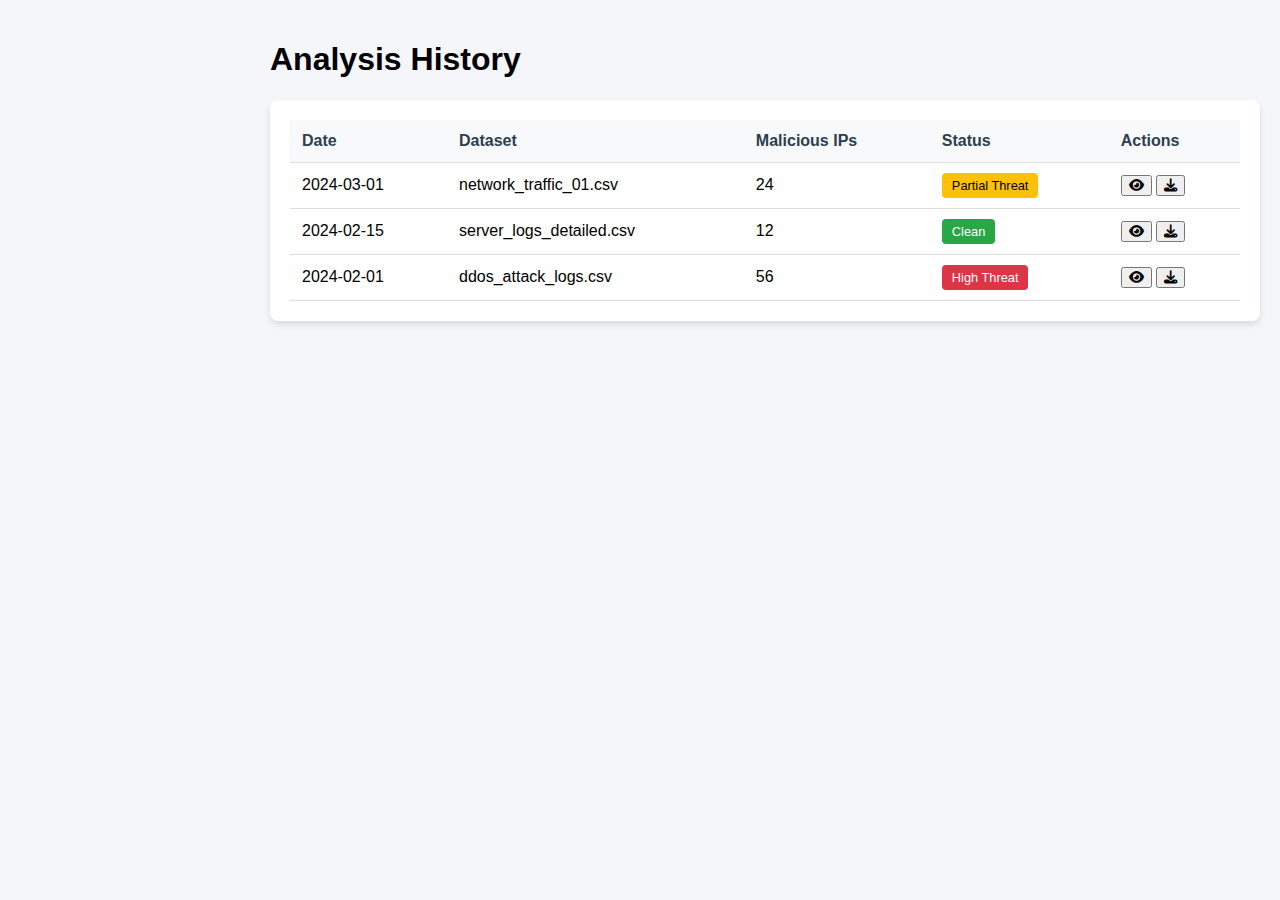
<file: templates/history.html>
<!DOCTYPE html>
<html lang="en">
<head>
    <meta charset="UTF-8">
    <meta name="viewport" content="width=device-width, initial-scale=1.0">
    <title>DDoS Shield - History</title>
    <link rel="stylesheet" href="https://cdnjs.cloudflare.com/ajax/libs/font-awesome/6.4.0/css/all.min.css">
    <style>
        body {
            font-family: Arial, sans-serif;
            margin: 0;
            padding: 0;
            background-color: #f4f6f9;
        }
        .main-content {
            padding: 20px;
            margin-left: 250px;
            transition: margin-left 0.3s ease;
        }
        .history-table {
            background-color: white;
            border-radius: 8px;
            box-shadow: 0 4px 6px rgba(0,0,0,0.1);
            padding: 20px;
        }
        table {
            width: 100%;
            border-collapse: collapse;
        }
        th, td {
            padding: 12px;
            text-align: left;
            border-bottom: 1px solid #ddd;
        }
        th {
            background-color: #f8f9fa;
            color: #2c3e50;
        }
        .badge {
            padding: 5px 10px;
            border-radius: 4px;
            font-size: 0.8em;
        }
        .badge-success { background-color: #28a745; color: white; }
        .badge-warning { background-color: #ffc107; color: black; }
        .badge-danger { background-color: #dc3545; color: white; }
    </style>
</head>
<body>
    <!-- Include sidebar.html here -->
    <script src="sidebar.html"></script>

    <div class="main-content">
        <div class="header">
            <h1>Analysis History</h1>
        </div>

        <div class="history-table">
            <table>
                <thead>
                    <tr>
                        <th>Date</th>
                        <th>Dataset</th>
                        <th>Malicious IPs</th>
                        <th>Status</th>
                        <th>Actions</th>
                    </tr>
                </thead>
                <tbody>
                    <tr>
                        <td>2024-03-01</td>
                        <td>network_traffic_01.csv</td>
                        <td>24</td>
                        <td><span class="badge badge-warning">Partial Threat</span></td>
                        <td>
                            <button class="btn-icon"><i class="fas fa-eye"></i></button>
                            <button class="btn-icon"><i class="fas fa-download"></i></button>
                        </td>
                    </tr>
                    <tr>
                        <td>2024-02-15</td>
                        <td>server_logs_detailed.csv</td>
                        <td>12</td>
                        <td><span class="badge badge-success">Clean</span></td>
                        <td>
                            <button class="btn-icon"><i class="fas fa-eye"></i></button>
                            <button class="btn-icon"><i class="fas fa-download"></i></button>
                        </td>
                    </tr>
                    <tr>
                        <td>2024-02-01</td>
                        <td>ddos_attack_logs.csv</td>
                        <td>56</td>
                        <td><span class="badge badge-danger">High Threat</span></td>
                        <td>
                            <button class="btn-icon"><i class="fas fa-eye"></i></button>
                            <button class="btn-icon"><i class="fas fa-download"></i></button>
                        </td>
                    </tr>
                </tbody>
            </table>
        </div>
    </div>
</body>
</html>
</file>
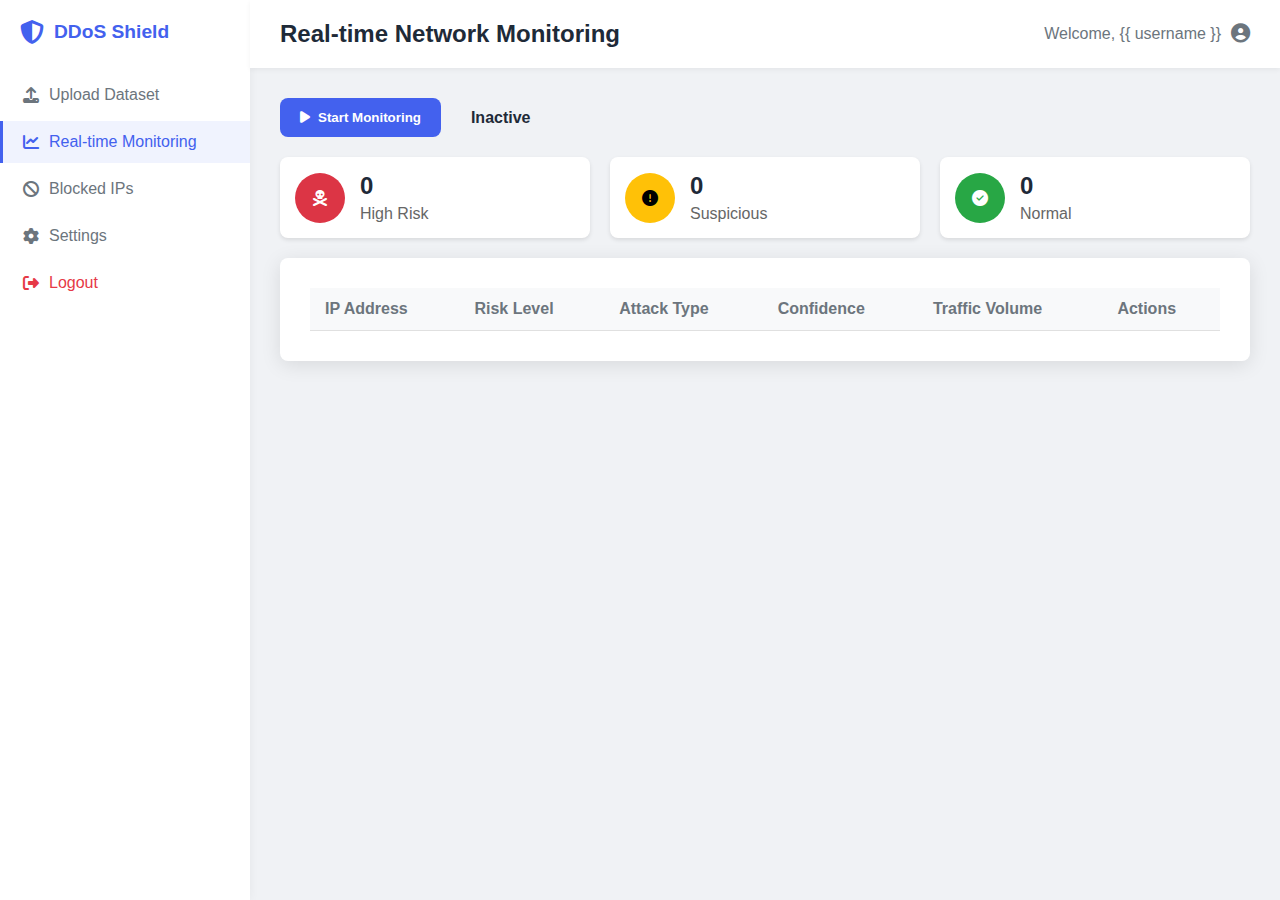
<file: templates/monitoring.html>
<!DOCTYPE html>
<html lang="en">
<head>
    <meta charset="UTF-8">
    <meta name="viewport" content="width=device-width, initial-scale=1.0">
    <title>Real-time Monitoring | DDoS Shield</title>
    <link rel="stylesheet" href="/static/style.css">
    <link rel="stylesheet" href="https://cdnjs.cloudflare.com/ajax/libs/font-awesome/6.4.0/css/all.min.css">
</head>
<body>
    <div class="dashboard">
        <div class="sidebar">
            <div class="logo">
                <i class="fas fa-shield-alt"></i>
                <h1>DDoS Shield</h1>
            </div>
            <nav>
                <ul>
                    <li>
                        <a href="/upload"><i class="fas fa-upload"></i> Upload Dataset</a>
                    </li>
                    <li class="active">
                        <a href="/monitoring"><i class="fas fa-chart-line"></i> Real-time Monitoring</a>
                    </li>
                    <li>
                        <a href="/blocked_ips"><i class="fas fa-ban"></i> Blocked IPs</a>
                    </li>
                    <li>
                        <a href="#"><i class="fas fa-cog"></i> Settings</a>
                    </li>
                    <li class="logout">
                        <a href="/logout"><i class="fas fa-sign-out-alt"></i> Logout</a>
                    </li>
                </ul>
            </nav>
        </div>
        <div class="main-content">
            <div class="header">
                <h1>Real-time Network Monitoring</h1>
                <div class="user-info">
                    <span>Welcome, {{ username }}</span>
                    <i class="fas fa-user-circle"></i>
                </div>
            </div>
            <div class="content-container">
                <div class="monitoring-controls">
                    <button id="startMonitoring" class="btn btn-primary">
                        <i class="fas fa-play"></i> Start Monitoring
                    </button>
                    <button id="stopMonitoring" class="btn btn-danger" style="display: none;">
                        <i class="fas fa-stop"></i> Stop Monitoring
                    </button>
                    <button id="pauseMonitoring" class="btn btn-warning" style="display: none;">
                        <i class="fas fa-pause"></i> Pause
                    </button>
                    <span id="monitoringStatus" class="status-badge">Inactive</span>
                </div>
                
                <div class="monitoring-stats">
                    <div class="stat-card">
                        <div class="stat-icon danger">
                            <i class="fas fa-skull-crossbones"></i>
                        </div>
                        <div class="stat-info">
                            <h3 id="highRiskCount">0</h3>
                            <p>High Risk</p>
                        </div>
                    </div>
                    <div class="stat-card">
                        <div class="stat-icon warning">
                            <i class="fas fa-exclamation-circle"></i>
                        </div>
                        <div class="stat-info">
                            <h3 id="suspiciousCount">0</h3>
                            <p>Suspicious</p>
                        </div>
                    </div>
                    <div class="stat-card">
                        <div class="stat-icon success">
                            <i class="fas fa-check-circle"></i>
                        </div>
                        <div class="stat-info">
                            <h3 id="normalCount">0</h3>
                            <p>Normal</p>
                        </div>
                    </div>
                </div>
                
                <div class="results-section">
                    <div class="results-table">
                        <table>
                            <thead>
                                <tr>
                                    <th>IP Address</th>
                                    <th>Risk Level</th>
                                    <th>Attack Type</th>
                                    <th>Confidence</th>
                                    <th>Traffic Volume</th>
                                    <th>Actions</th>
                                </tr>
                            </thead>
                            <tbody id="monitoringResults">
                                <!-- Results will be populated here -->
                            </tbody>
                        </table>
                    </div>
                </div>
            </div>
        </div>
    </div>

    <!-- Toast for notifications -->
    <div id="toast" class="toast">
        <div class="toast-content">
            <i class="fas fa-check-circle toast-icon success"></i>
            <div class="toast-message">Operation successful</div>
        </div>
    </div>

    <script>
        let isMonitoring = false;
        let isPaused = false;
        let updateInterval;
        
        // Start monitoring
        document.getElementById('startMonitoring').addEventListener('click', function() {
            fetch('/start_monitoring', { method: 'POST' })
                .then(response => response.json())
                .then(data => {
                    if (data.success) {
                        isMonitoring = true;
                        updateUI();
                        startUpdates();
                        showToast('Monitoring started', 'success');
                    } else {
                        showToast(data.message, 'error');
                    }
                })
                .catch(error => {
                    showToast('Error starting monitoring', 'error');
                    console.error('Error:', error);
                });
        });
        
        // Stop monitoring
        document.getElementById('stopMonitoring').addEventListener('click', function() {
            fetch('/stop_monitoring', { method: 'POST' })
                .then(response => response.json())
                .then(data => {
                    if (data.success) {
                        isMonitoring = false;
                        isPaused = false;
                        updateUI();
                        stopUpdates();
                        showToast('Monitoring stopped', 'success');
                    } else {
                        showToast(data.message, 'error');
                    }
                })
                .catch(error => {
                    showToast('Error stopping monitoring', 'error');
                    console.error('Error:', error);
                });
        });
        
        // Pause/Resume monitoring
        document.getElementById('pauseMonitoring').addEventListener('click', function() {
            isPaused = !isPaused;
            updateUI();
            if (isPaused) {
                stopUpdates();
                showToast('Monitoring paused', 'success');
            } else {
                startUpdates();
                showToast('Monitoring resumed', 'success');
            }
        });
        
        function updateUI() {
            const startBtn = document.getElementById('startMonitoring');
            const stopBtn = document.getElementById('stopMonitoring');
            const pauseBtn = document.getElementById('pauseMonitoring');
            const status = document.getElementById('monitoringStatus');
            
            startBtn.style.display = isMonitoring ? 'none' : 'inline-block';
            stopBtn.style.display = isMonitoring ? 'inline-block' : 'none';
            pauseBtn.style.display = isMonitoring ? 'inline-block' : 'none';
            
            if (!isMonitoring) {
                status.textContent = 'Inactive';
                status.className = 'status-badge inactive';
            } else if (isPaused) {
                status.textContent = 'Paused';
                status.className = 'status-badge paused';
                pauseBtn.innerHTML = '<i class="fas fa-play"></i> Resume';
            } else {
                status.textContent = 'Active';
                status.className = 'status-badge active';
                pauseBtn.innerHTML = '<i class="fas fa-pause"></i> Pause';
            }
        }
        
        function startUpdates() {
            if (updateInterval) clearInterval(updateInterval);
            updateInterval = setInterval(updateResults, 1000);
        }
        
        function stopUpdates() {
            if (updateInterval) {
                clearInterval(updateInterval);
                updateInterval = null;
            }
        }
        
        function updateResults() {
            if (isPaused) return;
            
            fetch('/get_monitoring_results')
                .then(response => response.json())
                .then(data => {
                    console.log("Received monitoring data:", data);  // Debug log
                    
                    if (!data.is_active) {
                        console.log("Monitoring is not active");  // Debug log
                        isMonitoring = false;
                        updateUI();
                        stopUpdates();
                        return;
                    }
                    
                    const results = data.results;
                    console.log("Processing results:", results);  // Debug log
                    
                    const tbody = document.getElementById('monitoringResults');
                    tbody.innerHTML = '';
                    
                    let highRisk = 0;
                    let suspicious = 0;
                    let normal = 0;
                    
                    if (results && results.length > 0) {
                        results.forEach(result => {
                            const row = document.createElement('tr');
                            row.className = result.risk_class;
                            
                            // Count by risk level
                            if (result.risk_level === 'High Risk') highRisk++;
                            else if (result.risk_level === 'Suspicious') suspicious++;
                            else normal++;
                            
                            row.innerHTML = `
                                <td>${result.address}</td>
                                <td><span class="badge ${result.risk_class}">${result.risk_level}</span></td>
                                <td><span class="badge ${result.risk_class}">${result.attack_type}</span></td>
                                <td>${result.confidence}%</td>
                                <td>${result.traffic} req/s</td>
                                <td>
                                    <button class="btn-icon block-ip" data-ip="${result.address}">
                                        <i class="fas fa-ban"></i>
                                    </button>
                                    <button class="btn-icon view-details" data-ip="${result.address}">
                                        <i class="fas fa-info-circle"></i>
                                    </button>
                                </td>
                            `;
                            
                            tbody.appendChild(row);
                        });
                    } else {
                        // Add a message when no results
                        const row = document.createElement('tr');
                        row.innerHTML = `
                            <td colspan="6" class="text-center">
                                <i>No traffic detected yet. Monitoring is active...</i>
                            </td>
                        `;
                        tbody.appendChild(row);
                    }
                    
                    // Update stats
                    document.getElementById('highRiskCount').textContent = highRisk;
                    document.getElementById('suspiciousCount').textContent = suspicious;
                    document.getElementById('normalCount').textContent = normal;
                    
                    // Add event listeners for block buttons
                    document.querySelectorAll('.block-ip').forEach(button => {
                        button.addEventListener('click', function() {
                            const ip = this.getAttribute('data-ip');
                            if (confirm(`Are you sure you want to block IP ${ip}?`)) {
                                blockIP(ip, this);
                            }
                        });
                    });
                })
                .catch(error => {
                    console.error('Error updating results:', error);
                    const tbody = document.getElementById('monitoringResults');
                    tbody.innerHTML = `
                        <tr>
                            <td colspan="6" class="text-center text-danger">
                                <i class="fas fa-exclamation-circle"></i>
                                Error updating results. Check console for details.
                            </td>
                        </tr>
                    `;
                });
        }
        
        function blockIP(ip, button) {
            const formData = new FormData();
            formData.append('ip', ip);
            formData.append('reason', 'Blocked from real-time monitoring');
            
            fetch('/block_ip', {
                method: 'POST',
                body: formData
            })
            .then(response => response.json())
            .then(data => {
                if (data.success) {
                    button.disabled = true;
                    button.innerHTML = '<i class="fas fa-check"></i>';
                    showToast(`IP ${ip} has been blocked`, 'success');
                } else {
                    showToast(data.message || 'Error blocking IP', 'error');
                }
            })
            .catch(error => {
                showToast('Error blocking IP', 'error');
                console.error('Error:', error);
            });
        }
        
        function showToast(message, type = 'success') {
            const toast = document.getElementById('toast');
            const toastIcon = toast.querySelector('.toast-icon');
            const toastMessage = toast.querySelector('.toast-message');
            
            toastMessage.textContent = message;
            toastIcon.className = `fas toast-icon ${type}`;
            toastIcon.classList.add(type === 'success' ? 'fa-check-circle' : 'fa-exclamation-circle');
            
            toast.classList.add('show');
            setTimeout(() => toast.classList.remove('show'), 3000);
        }
    </script>

    <style>
        .monitoring-controls {
            margin-bottom: 20px;
            display: flex;
            gap: 10px;
            align-items: center;
        }
        
        .status-badge {
            padding: 5px 10px;
            border-radius: 4px;
            font-weight: bold;
            margin-left: 10px;
        }
        
        .status-badge.active {
            background-color: #28a745;
            color: white;
        }
        
        .status-badge.inactive {
            background-color: #dc3545;
            color: white;
        }
        
        .status-badge.paused {
            background-color: #ffc107;
            color: black;
        }
        
        .monitoring-stats {
            display: flex;
            gap: 20px;
            margin-bottom: 20px;
        }
        
        .stat-card {
            flex: 1;
            background: white;
            padding: 15px;
            border-radius: 8px;
            box-shadow: 0 2px 4px rgba(0,0,0,0.1);
            display: flex;
            align-items: center;
        }
        
        .stat-icon {
            width: 50px;
            height: 50px;
            border-radius: 25px;
            display: flex;
            align-items: center;
            justify-content: center;
            margin-right: 15px;
        }
        
        .stat-icon.danger {
            background-color: #dc3545;
            color: white;
        }
        
        .stat-icon.warning {
            background-color: #ffc107;
            color: black;
        }
        
        .stat-icon.success {
            background-color: #28a745;
            color: white;
        }
        
        .stat-info h3 {
            margin: 0;
            font-size: 24px;
        }
        
        .stat-info p {
            margin: 5px 0 0;
            color: #666;
        }
    </style>
</body>
</html>
</file>
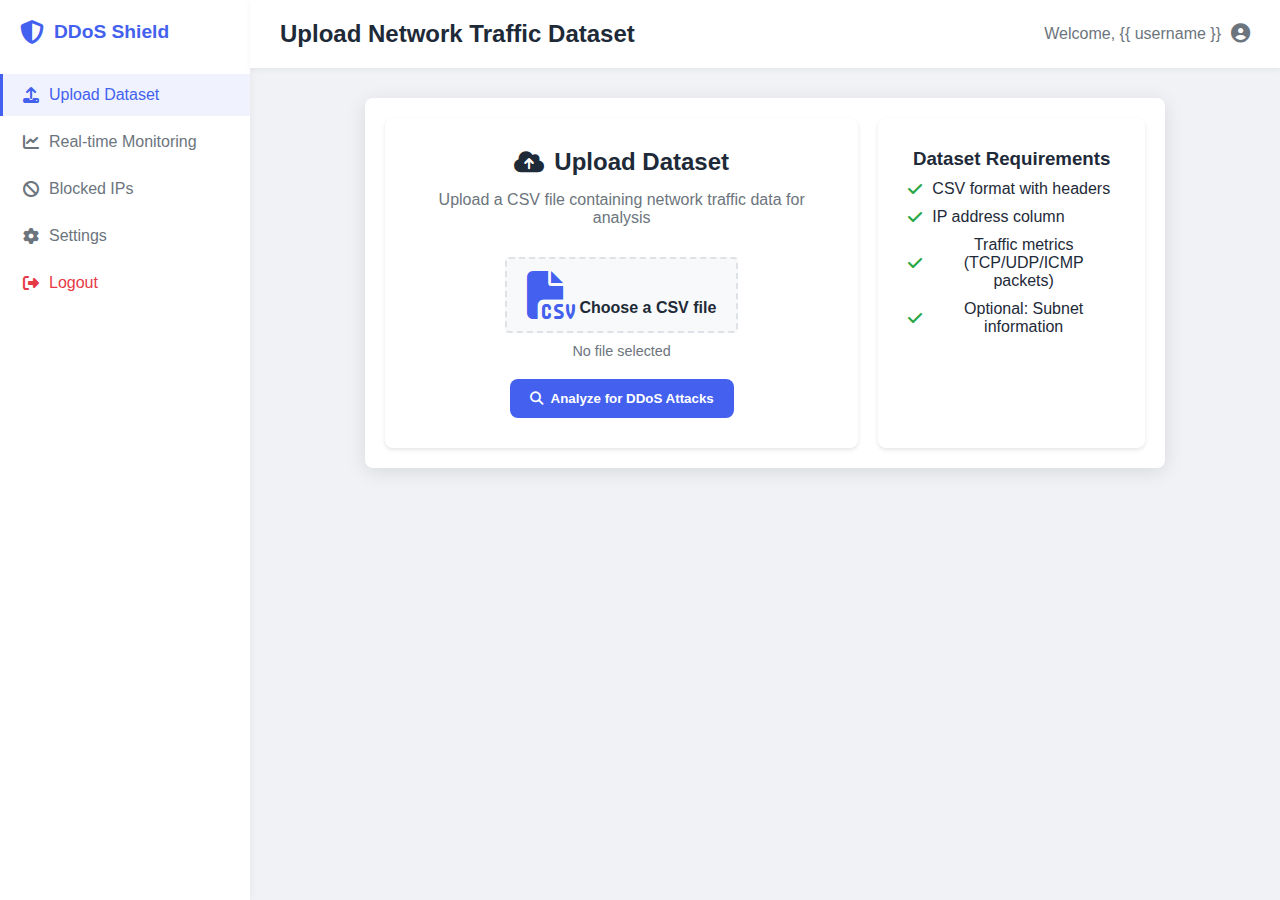
<file: templates/upload.html>
<!DOCTYPE html>
<html lang="en">
<head>
    <meta charset="UTF-8">
    <meta name="viewport" content="width=device-width, initial-scale=1.0">
    <title>Upload Dataset | DDoS Shield</title>
    <link rel="stylesheet" href="/static/style.css">
    <link rel="stylesheet" href="https://cdnjs.cloudflare.com/ajax/libs/font-awesome/6.4.0/css/all.min.css">
</head>
<body>
    <div class="dashboard">
        <div class="sidebar">
            <div class="logo">
                <i class="fas fa-shield-alt"></i>
                <h1>DDoS Shield</h1>
            </div>
            <nav>
                <ul>
                    <li class="active">
                        <a href="/upload"><i class="fas fa-upload"></i> Upload Dataset</a>
                    </li>
                    <li>
                        <a href="/monitoring"><i class="fas fa-chart-line"></i> Real-time Monitoring</a>
                    </li>
                    <li>
                        <a href="/blocked_ips"><i class="fas fa-ban"></i> Blocked IPs</a>
                    </li>
                    <li>
                        <a href="#"><i class="fas fa-cog"></i> Settings</a>
                    </li>
                    <li class="logout">
                        <a href="/logout"><i class="fas fa-sign-out-alt"></i> Logout</a>
                    </li>
                </ul>
            </nav>
        </div>
        <div class="main-content">
            <div class="header">
                <h1>Upload Network Traffic Dataset</h1>
                <div class="user-info">
                    <span>Welcome, {{ username }}</span>
                    <i class="fas fa-user-circle"></i>
                </div>
            </div>
            <div class="content-container">
                <div class="upload-section">
                    <div class="upload-card">
                        <h2><i class="fas fa-cloud-upload-alt"></i> Upload Dataset</h2>
                        <p>Upload a CSV file containing network traffic data for analysis</p>
                        <form action="/process_logs" method="POST" enctype="multipart/form-data" class="upload-form">
                            <div class="file-upload">
                                <input type="file" name="file" id="file" accept=".csv" required>
                                <label for="file">
                                    <i class="fas fa-file-csv"></i>
                                    <span>Choose a CSV file</span>
                                </label>
                                <div class="file-info">No file selected</div>
                            </div>
                            <button type="submit" class="btn btn-primary">
                                <i class="fas fa-search"></i>
                                Analyze for DDoS Attacks
                            </button>
                        </form>
                    </div>
                    <div class="upload-info">
                        <h3>Dataset Requirements</h3>
                        <ul>
                            <li><i class="fas fa-check"></i> CSV format with headers</li>
                            <li><i class="fas fa-check"></i> IP address column</li>
                            <li><i class="fas fa-check"></i> Traffic metrics (TCP/UDP/ICMP packets)</li>
                            <li><i class="fas fa-check"></i> Optional: Subnet information</li>
                        </ul>
                    </div>
                </div>
            </div>
        </div>
    </div>

    <script>
        // Show filename when selected
        document.getElementById('file').addEventListener('change', function(e) {
            const fileName = e.target.files[0] ? e.target.files[0].name : 'No file selected';
            document.querySelector('.file-info').textContent = fileName;
        });
    </script>

    <style>
        .upload-section {
            display: flex;
            gap: 20px;
            padding: 20px;
        }
        
        .upload-card {
            flex: 2;
            background: white;
            padding: 30px;
            border-radius: 8px;
            box-shadow: 0 2px 4px rgba(0,0,0,0.1);
        }
        
        .upload-info {
            flex: 1;
            background: white;
            padding: 30px;
            border-radius: 8px;
            box-shadow: 0 2px 4px rgba(0,0,0,0.1);
        }
        
        .file-upload {
            margin: 20px 0;
            text-align: center;
        }
        
        .file-upload input[type="file"] {
            display: none;
        }
        
        .file-upload label {
            display: inline-block;
            padding: 12px 20px;
            background: #f8f9fa;
            border: 2px dashed #dee2e6;
            border-radius: 4px;
            cursor: pointer;
            transition: all 0.3s ease;
        }
        
        .file-upload label:hover {
            background: #e9ecef;
            border-color: #adb5bd;
        }
        
        .file-info {
            margin-top: 10px;
            color: #6c757d;
        }
        
        .upload-info ul {
            list-style: none;
            padding: 0;
        }
        
        .upload-info li {
            margin: 10px 0;
            display: flex;
            align-items: center;
            gap: 10px;
        }
        
        .upload-info i {
            color: #28a745;
        }
    </style>
</body>
</html>
</file>
<file: static/style.css>
/* Base Styles */
:root {
    --primary-color: #4361ee;
    --secondary-color: #3f37c9;
    --accent-color: #4895ef;
    --dark-color: #1e2a38;
    --light-color: #f8f9fa;
    --danger-color: #e63946;
    --warning-color: #f9c74f;
    --success-color: #43aa8b;
    --gray-color: #6c757d;
    --bg-color: #f0f2f5;
    --border-radius: 8px;
    --box-shadow: 0 4px 20px rgba(0, 0, 0, 0.1);
    --transition: all 0.3s ease;
}

* {
    margin: 0;
    padding: 0;
    box-sizing: border-box;
    font-family: 'Segoe UI', Tahoma, Geneva, Verdana, sans-serif;
}

body {
    background-color: var(--bg-color);
    color: var(--dark-color);
    min-height: 100vh;
}

/* Buttons */
.btn {
    padding: 12px 20px;
    border: none;
    border-radius: var(--border-radius);
    font-weight: 600;
    cursor: pointer;
    display: inline-flex;
    align-items: center;
    justify-content: center;
    gap: 8px;
    transition: var(--transition);
}

.btn-primary {
    background-color: var(--primary-color);
    color: white;
}

.btn-primary:hover {
    background-color: var(--secondary-color);
    transform: translateY(-2px);
}

.btn-secondary {
    background-color: white;
    color: var(--dark-color);
    border: 1px solid #e0e0e0;
}

.btn-secondary:hover {
    background-color: #f5f5f5;
}

.btn-icon {
    background: none;
    border: none;
    color: var(--gray-color);
    font-size: 1rem;
    cursor: pointer;
    transition: var(--transition);
    padding: 5px;
}

.btn-icon:hover {
    color: var(--primary-color);
}

/* Login Page */
.container {
    display: flex;
    align-items: center;
    justify-content: center;
    min-height: 100vh;
    padding: 20px;
    background: linear-gradient(135deg, #6e8efb, #a777e3);
}

.auth-container {
    width: 100%;
    max-width: 400px;
}

.auth-card {
    background-color: white;
    border-radius: var(--border-radius);
    box-shadow: var(--box-shadow);
    padding: 40px;
    transition: var(--transition);
}

.auth-card .logo {
    display: flex;
    align-items: center;
    justify-content: center;
    margin-bottom: 30px;
    color: var(--primary-color);
    gap: 10px;
}

.auth-card .logo i {
    font-size: 2rem;
}

.auth-card h1 {
    font-size: 1.5rem;
    font-weight: 700;
}

.auth-card h2 {
    text-align: center;
    margin-bottom: 30px;
    color: var(--dark-color);
    font-size: 1.2rem;
}

.auth-form .form-group {
    margin-bottom: 20px;
}

.auth-form label {
    display: flex;
    align-items: center;
    gap: 8px;
    margin-bottom: 8px;
    color: var(--gray-color);
}

.auth-form input {
    width: 100%;
    padding: 12px 15px;
    border: 1px solid #e0e0e0;
    border-radius: var(--border-radius);
    transition: var(--transition);
}

.auth-form input:focus {
    outline: none;
    border-color: var(--primary-color);
    box-shadow: 0 0 0 2px rgba(67, 97, 238, 0.2);
}

.auth-form button {
    width: 100%;
    margin-top: 10px;
}

.auth-footer {
    margin-top: 30px;
    text-align: center;
    color: var(--gray-color);
    font-size: 0.9rem;
}

/* Dashboard */
.dashboard {
    display: flex;
    min-height: 100vh;
}

.sidebar {
    width: 250px;
    background-color: white;
    box-shadow: 0 0 10px rgba(0, 0, 0, 0.05);
    padding: 20px 0;
    display: flex;
    flex-direction: column;
}

.sidebar .logo {
    display: flex;
    align-items: center;
    padding: 0 20px;
    margin-bottom: 30px;
    color: var(--primary-color);
}

.sidebar .logo i {
    font-size: 1.5rem;
    margin-right: 10px;
}

.sidebar .logo h1 {
    font-size: 1.2rem;
}

.sidebar nav {
    flex-grow: 1;
}

.sidebar ul {
    list-style: none;
}

.sidebar li {
    margin-bottom: 5px;
}

.sidebar li a {
    display: flex;
    align-items: center;
    gap: 10px;
    padding: 12px 20px;
    color: var(--gray-color);
    text-decoration: none;
    transition: var(--transition);
    border-left: 3px solid transparent;
}

.sidebar li.active a {
    color: var(--primary-color);
    background-color: rgba(67, 97, 238, 0.08);
    border-left-color: var(--primary-color);
}

.sidebar li a:hover {
    color: var(--primary-color);
    background-color: rgba(67, 97, 238, 0.05);
}

.sidebar li.logout {
    margin-top: auto;
}

.sidebar li.logout a {
    color: var(--danger-color);
}

.main-content {
    flex-grow: 1;
    display: flex;
    flex-direction: column;
}

.header {
    display: flex;
    justify-content: space-between;
    align-items: center;
    padding: 20px 30px;
    background-color: white;
    box-shadow: 0 2px 5px rgba(0, 0, 0, 0.05);
}

.header h1 {
    font-size: 1.5rem;
    color: var(--dark-color);
}

.user-info {
    display: flex;
    align-items: center;
    gap: 10px;
    color: var(--gray-color);
}

.user-info i {
    font-size: 1.2rem;
}

.content-container {
    padding: 30px;
    flex-grow: 1;
}

/* Upload Section */
.upload-section {
    background-color: white;
    border-radius: var(--border-radius);
    box-shadow: var(--box-shadow);
    padding: 30px;
    text-align: center;
    max-width: 800px;
    margin: 0 auto;
}

.upload-section h2 {
    color: var(--dark-color);
    margin-bottom: 15px;
    display: flex;
    align-items: center;
    justify-content: center;
    gap: 10px;
}

.upload-section p {
    color: var(--gray-color);
    margin-bottom: 30px;
}

.file-upload {
    margin-bottom: 30px;
}

.file-upload input[type="file"] {
    display: none;
}

.file-upload label {
    display: flex;
    flex-direction: column;
    align-items: center;
    gap: 15px;
    padding: 30px;
    border: 2px dashed #e0e0e0;
    border-radius: var(--border-radius);
    cursor: pointer;
    transition: var(--transition);
}

.file-upload label:hover {
    border-color: var(--primary-color);
    background-color: rgba(67, 97, 238, 0.05);
}

.file-upload label i {
    font-size: 3rem;
    color: var(--primary-color);
}

.file-upload label span {
    font-weight: 600;
    color: var(--dark-color);
}

.file-info {
    margin-top: 10px;
    color: var(--gray-color);
    font-size: 0.9rem;
}

/* Results Section */
.results-section {
    background-color: white;
    border-radius: var(--border-radius);
    box-shadow: var(--box-shadow);
    padding: 30px;
}

.results-header {
    display: flex;
    justify-content: space-between;
    align-items: center;
    margin-bottom: 30px;
}

.results-header h2 {
    display: flex;
    align-items: center;
    gap: 10px;
    color: var(--dark-color);
}

.actions {
    display: flex;
    gap: 10px;
}

.results-summary {
    display: grid;
    grid-template-columns: repeat(auto-fit, minmax(200px, 1fr));
    gap: 20px;
    margin-bottom: 30px;
}

.summary-card {
    display: flex;
    align-items: center;
    padding: 20px;
    background-color: #f8f9fa;
    border-radius: var(--border-radius);
    box-shadow: 0 2px 5px rgba(0, 0, 0, 0.05);
}

.summary-icon {
    width: 50px;
    height: 50px;
    border-radius: 50%;
    display: flex;
    align-items: center;
    justify-content: center;
    margin-right: 15px;
    font-size: 1.5rem;
}

.summary-icon.danger {
    background-color: rgba(230, 57, 70, 0.1);
    color: var(--danger-color);
}

.summary-icon.warning {
    background-color: rgba(249, 199, 79, 0.1);
    color: var(--warning-color);
}

.summary-icon.success {
    background-color: rgba(67, 170, 139, 0.1);
    color: var(--success-color);
}

.summary-info h3 {
    font-size: 1.5rem;
    margin-bottom: 5px;
}

.summary-info p {
    color: var(--gray-color);
    font-size: 0.9rem;
}

.results-table {
    overflow-x: auto;
}

table {
    width: 100%;
    border-collapse: collapse;
}

thead th {
    background-color: #f8f9fa;
    padding: 12px 15px;
    text-align: left;
    font-weight: 600;
    color: var(--gray-color);
    border-bottom: 1px solid #e0e0e0;
}

tbody td {
    padding: 12px 15px;
    border-bottom: 1px solid #e0e0e0;
}

tbody tr:hover {
    background-color: #f8f9fa;
}

tr.danger {
    background-color: rgba(230, 57, 70, 0.05);
}

tr.warning {
    background-color: rgba(249, 199, 79, 0.05);
}

.badge {
    display: inline-block;
    padding: 5px 10px;
    border-radius: 20px;
    font-size: 0.8rem;
    font-weight: 600;
}

.badge.danger {
    background-color: rgba(230, 57, 70, 0.1);
    color: var(--danger-color);
}

.badge.warning {
    background-color: rgba(249, 199, 79, 0.1);
    color: var(--warning-color);
}

.badge.success {
    background-color: rgba(67, 170, 139, 0.1);
    color: var(--success-color);
}

/* Responsive Design */
@media (max-width: 768px) {
    .dashboard {
        flex-direction: column;
    }
    
    .sidebar {
        width: 100%;
        padding: 10px;
    }
    
    .sidebar nav ul {
        display: flex;
        flex-wrap: wrap;
        justify-content: center;
    }
    
    .results-header {
        flex-direction: column;
        gap: 15px;
        align-items: flex-start;
    }
    
    .actions {
        width: 100%;
        justify-content: space-between;
    }
}

/* Blocked IPs Page Styles */
.blocked-ips-section {
    padding: 20px;
}

.unblock-ip {
    color: #28a745;
}

.unblock-ip:hover {
    color: #218838;
    background-color: rgba(40, 167, 69, 0.1);
}

/* Toast notification style */
.toast {
    position: fixed;
    bottom: 20px;
    right: 20px;
    background-color: #fff;
    border-radius: 4px;
    padding: 12px 20px;
    box-shadow: 0 4px 12px rgba(0,0,0,0.15);
    display: flex;
    opacity: 0;
    transform: translateY(20px);
    transition: all 0.3s ease;
    z-index: 1000;
    max-width: 300px;
}

.toast.show {
    opacity: 1;
    transform: translateY(0);
}

.toast-content {
    display: flex;
    align-items: center;
}

.toast-icon {
    margin-right: 12px;
    font-size: 1.2rem;
}

.toast-icon.success {
    color: #28a745;
}

.toast-icon.error {
    color: #dc3545;
}

.toast-message {
    font-size: 14px;
}
</file>
